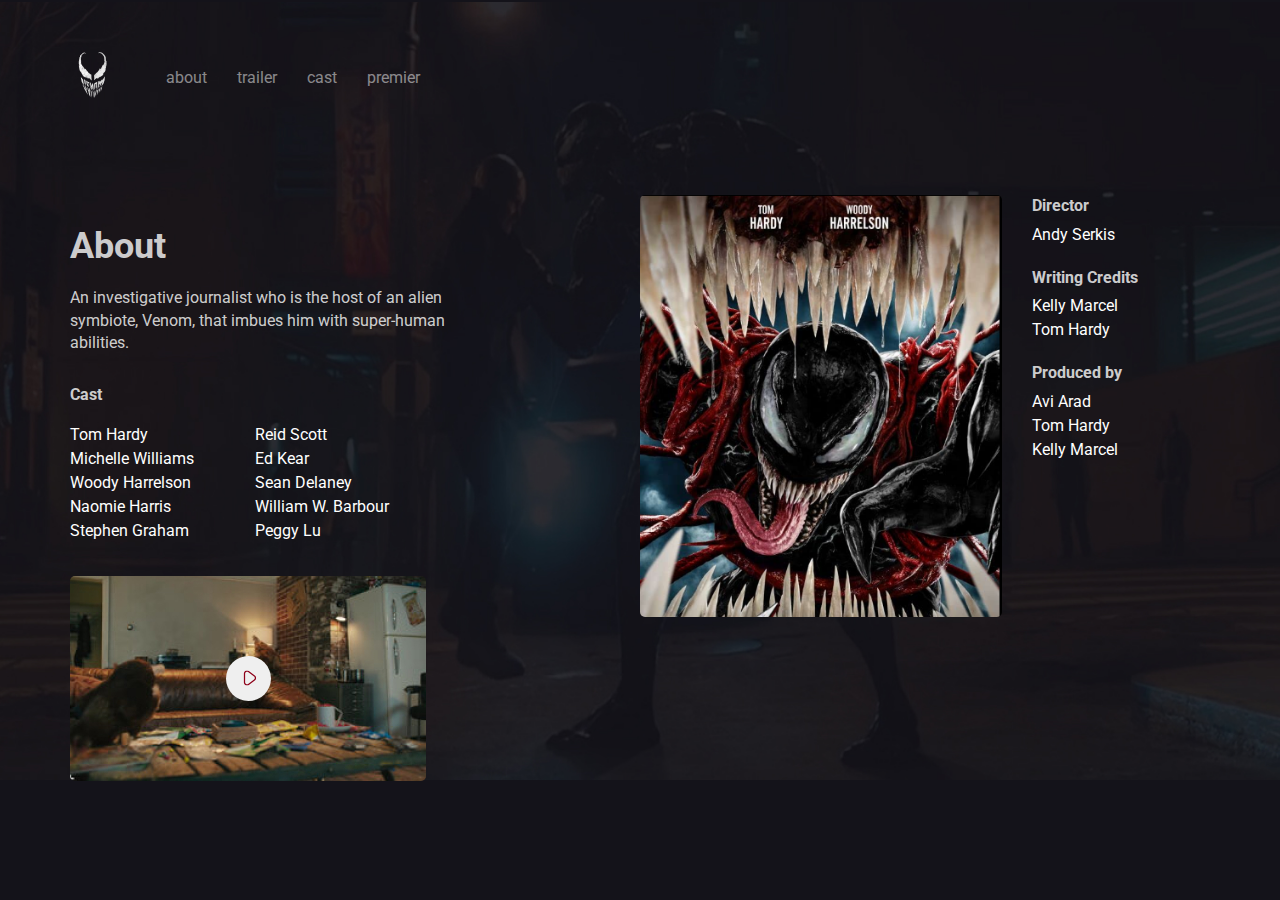
<file: about.html>
<!DOCTYPE html>
<html lang="en">
<head>
  <meta charset="UTF-8">
  <meta http-equiv="X-UA-Compatible" content="IE=edge">
  <meta name="viewport" content="width=device-width, initial-scale=1.0">
  <title>About Venom 2</title>
  <link rel="preconnect" href="https://fonts.gstatic.com">
  <link href="https://fonts.googleapis.com/css2?family=Roboto:wght@400;700&display=swap" rel="stylesheet">
  <link rel="stylesheet" href="css/normalize.css">
  <link rel="stylesheet" href="css/style.css">
</head>
<body class="primary-bg">
  <div class="container">
    <header class="header">
      <a href="/" class="logo-link">
        <img width="46" height="71" src="img/logo.png" alt="logo: venom" class="logo-image">
      </a>
      <nav class="nav">
        <button class="menu-button">
          <span class="menu-button-text">menu</span>
          <img src="img/menu.svg" alt="icon: burger menu" class="menu-button-icon">
        </button>
        <button class="menu-close">
          <span class="menu-close-text">close</span>
          <img src="img/arrow.svg" alt="icon: arrow right" class="menu-close-icon">
        </button>
        <ul class="nav-menu">
          <li class="nav-menu-item">
            <a href="about.html" class="nav-menu-link">about</a>
          </li>
          <li class="nav-menu-item">
            <a href="trailer.html" class="nav-menu-link">trailer</a>
          </li>
          <li class="nav-menu-item">
            <a href="cast.html" class="nav-menu-link">cast</a>
          </li>
          <li class="nav-menu-item">
            <a href="premier.html" class="nav-menu-link">premier</a>
          </li>
        </ul>
      </nav>
    </header>
    <div class="content">
      <div class="col">
<h2 class="content-title">About</h2>
<p class="content-text">
  An investigative journalist who is the host of an alien symbiote, Venom, that imbues him with super-human abilities.
</p>
<h3 class="content-subtitle">Cast</h3>
<ul class="list column-2">
  <li class="list-item">Tom Hardy</li>
  <li class="list-item">Michelle Williams</li>
  <li class="list-item">Woody Harrelson</li>
  <li class="list-item">Naomie Harris</li>
  <li class="list-item">Stephen Graham</li>
  <li class="list-item">Reid Scott</li>
  <li class="list-item">Ed Kear</li>
  <li class="list-item">Sean Delaney</li>
  <li class="list-item">William W. Barbour</li>
  <li class="list-item">Peggy Lu</li>
</ul>
<div class="trailer">
  <button class="play">
    <img src="img/play.svg" alt="icon: play" class="play-icon">
  </button>
</div>
<!-- /.trailer -->
      </div>
      <!-- /.col -->
      <div class="col">
<div class="poster-wrapper">
  <img src="img/poster-eng.png" alt="photo: poster" class="poster">
  <div class="creators">
    <h3 class="content-subtitle">Director</h3>
    <ul class="list">
      <li class="list-item">Andy Serkis</li>
  
    </ul>
    <h3 class="content-subtitle">Writing Credits</h3>
    <ul class="list">
      <li class="list-item">Kelly Marcel</li>
      <li class="list-item">Tom Hardy</li>
    </ul>
    <h3 class="content-subtitle">Produced by</h3>
    <ul class="list">
      <li class="list-item">Avi Arad</li>
      <li class="list-item">Tom Hardy</li>
      <li class="list-item">Kelly Marcel</li>
    </ul>
</div>
<!-- /.poster-wrapper -->
</div>
<!-- /.creators -->
      </div>
      <!-- /.col -->
    </div>
  </div>
  <!-- /.container -->
    <script src="js/main.js"></script>

</body>
</html>
</file>
<file: css/style.css>
body {
  background-color: #14131a;
  color: #fff;
  font-family: "Roboto", sans-serif;
}
img {
  max-width: 100%;
}
.container {
  max-width: 1140px;
  margin: auto;
  width: 90%;
}
.venom {
  position: absolute;
  top: 0;
  right: 0;
  max-width: 728px;
  width: 50%;
}
.header {
  display: flex;
  align-items: center;
  padding-top: 40px;
  margin-bottom: 80px;
}
.logo-link {
  display: inline-block;
  margin-right: 50px;
}
.nav-menu {
  margin: 0;
  padding: 0;
  list-style: none;
  display: flex;
}
.nav-menu-item {
  margin-right: 30px;
}
.nav-menu-link {
  text-decoration: none;
  color: rgba(255, 255, 255, 0.5);
}
.film-date {
  display: block;
  font-size: 24px;
  line-height: 28px;
  margin-bottom: 2%;
  color: rgba(255, 255, 255, 0.8);
}
.film-description {
  margin-top: 3%;
  font-size: 16px;
  line-height: 140%;
  max-width: 423px;
  color: rgba(255, 255, 255, 0.8);
}
.film-logo {
  width: 70%;
}
.button {
  padding: 15px 30px;
  border: none;
  border-radius: 5px;
  text-decoration: none;
  cursor: pointer;
}
.button-icon,
.button-text {
  display: inline-block;
  vertical-align: middle;
}
.button-text {
  font-size: 16px;
  line-height: 16px;
  margin-left: 10px;
}
.button-primary {
  color: #8d0019;
  background-color: #fff;
}
.button-link {
  color: #fff;
}
.button-group {
  margin-top: 5%;
}

.blood {
  background: url("../img/blood.png") no-repeat top right / 70%,
    #14131a url("../img/background.jpg") no-repeat center center / 100%;
}
.primary-bg {
  background: #14131a url("../img/background.jpg") no-repeat center center /
    100%;
}
.content {
  display: flex;
}
.col {
  flex-basis: 50%;
}
.content-title {
  font-weight: bold;
  font-size: 36px;
  line-height: 42px;
  color: rgba(255, 255, 255, 0.8);
  margin-bottom: 20px;
}
.content-subtitle {
  font-size: 16px;
  line-height: 140%;
  color: rgba(255, 255, 255, 0.8);
  margin-bottom: 15px;
  margin-top: 0;
}
.content-text {
  font-size: 16px;
  line-height: 140%;
  color: rgba(255, 255, 255, 0.8);
  max-width: 423px;
  margin-bottom: 30px;
}
.content .list {
  list-style: none;
  padding: 0;
}
.list-item {
  line-height: 1.5;
}
.column-2 {
  -webkit-column-count: 2;
  -moz-column-count: 2;
  column-count: 2;
  -webkit-column-gap: 20px;
  -moz-column-gap: 20px;
  column-gap: 20px;
  max-width: 350px;
}
.content .trailer {
  width: 356px;
  height: 205px;
  background: url("../img/trailer-cover.jpg") no-repeat center / contain;
  border-radius: 5px;
  display: flex;
  align-items: center;
  justify-content: center;
  margin-top: 33px;
}
.trailer .play {
  width: 45px;
  height: 45px;
  border-radius: 50%;
  border: none;
  cursor: pointer;
}
.trailer .play-icon {
  transform: translate(1px, 2px);
}
.poster-wrapper {
  display: flex;
  align-items: start;
}
.poster {
  width: 362px;
  border-radius: 5px;
  margin-right: 30px;
}
.poster-wrapper .content-subtitle {
  margin-bottom: 5px;
}

.poster-wrapper .list {
  margin: 0;
  margin-bottom: 20px;
}
.menu-button {
  display: none;
}
.menu-close {
  display: none;
}
@media (max-width: 1024px) {
  .content {
    flex-direction: column;
    padding-bottom: 5%;
  }
  .col {
    margin-bottom: 5%;
  }
  .header {
    margin-bottom: 4%;
  }
  .film {
    margin-top: 20%;
  }
}

@media (max-width: 768px) {
  .blood {
    background: #14131a;
  }
  .venom {
    top: 10%;
  }
}
@media (max-width: 576px) {
  .venom {
    top: 20%;
    width: 35%;
  }
  .nav-menu {
    position: fixed;
    left: 0;
    top: 0;
    width: 100%;
    height: 100%;
    background-color: #fff;
    z-index: 9;
    display: flex;
    justify-content: center;
    align-items: center;
    flex-direction: column;
    transform: translateX(100%);
    transition: transform 0.2s;
  }
  .nav-menu-item {
    margin-bottom: 2%;
    margin-top: 2%;
    margin-right: 0;
  }
  .menu-close {
    position: fixed;
    opacity: 0;
    right: 25px;
    top: 65px;
    display: flex;
    align-items: center;
    z-index: 10;
    border: none;
    background-color: #fff;
    cursor: pointer;
    transform: translateX(300%);
    transition: transform 0.2s;
    transition-delay: 0.4s;
  }
  .is-active {
    transform: translateX(0);
    opacity: 1;
  }
  .menu-close-text {
    margin-right: 10px;
  }
  .nav-menu-link {
    color: #14131a;
  }
  .nav {
    margin-left: auto;
  }
  .menu-button {
    display: flex;
    align-items: center;
    justify-content: center;
    padding: 10px;
    border: none;
    background-color: #14131a;
    cursor: pointer;
    color: #fff;
  }
  .menu-button-text {
    margin-right: 10px;
  }
  .button-group {
    display: flex;
    align-items: center;
    justify-content: center;
    flex-direction: column;
  }
  .film-text {
    text-align: center;
  }
  .poster-wrapper {
    flex-direction: column;
  }
  .content .trailer {
    max-width: 350px;
    width: 100%;
  }
  .poster {
    margin-right: 0;
    width: 100%;
    max-width: 350px;
  }
  .column-2 {
    column-count: 1;
  }
}
</file>
